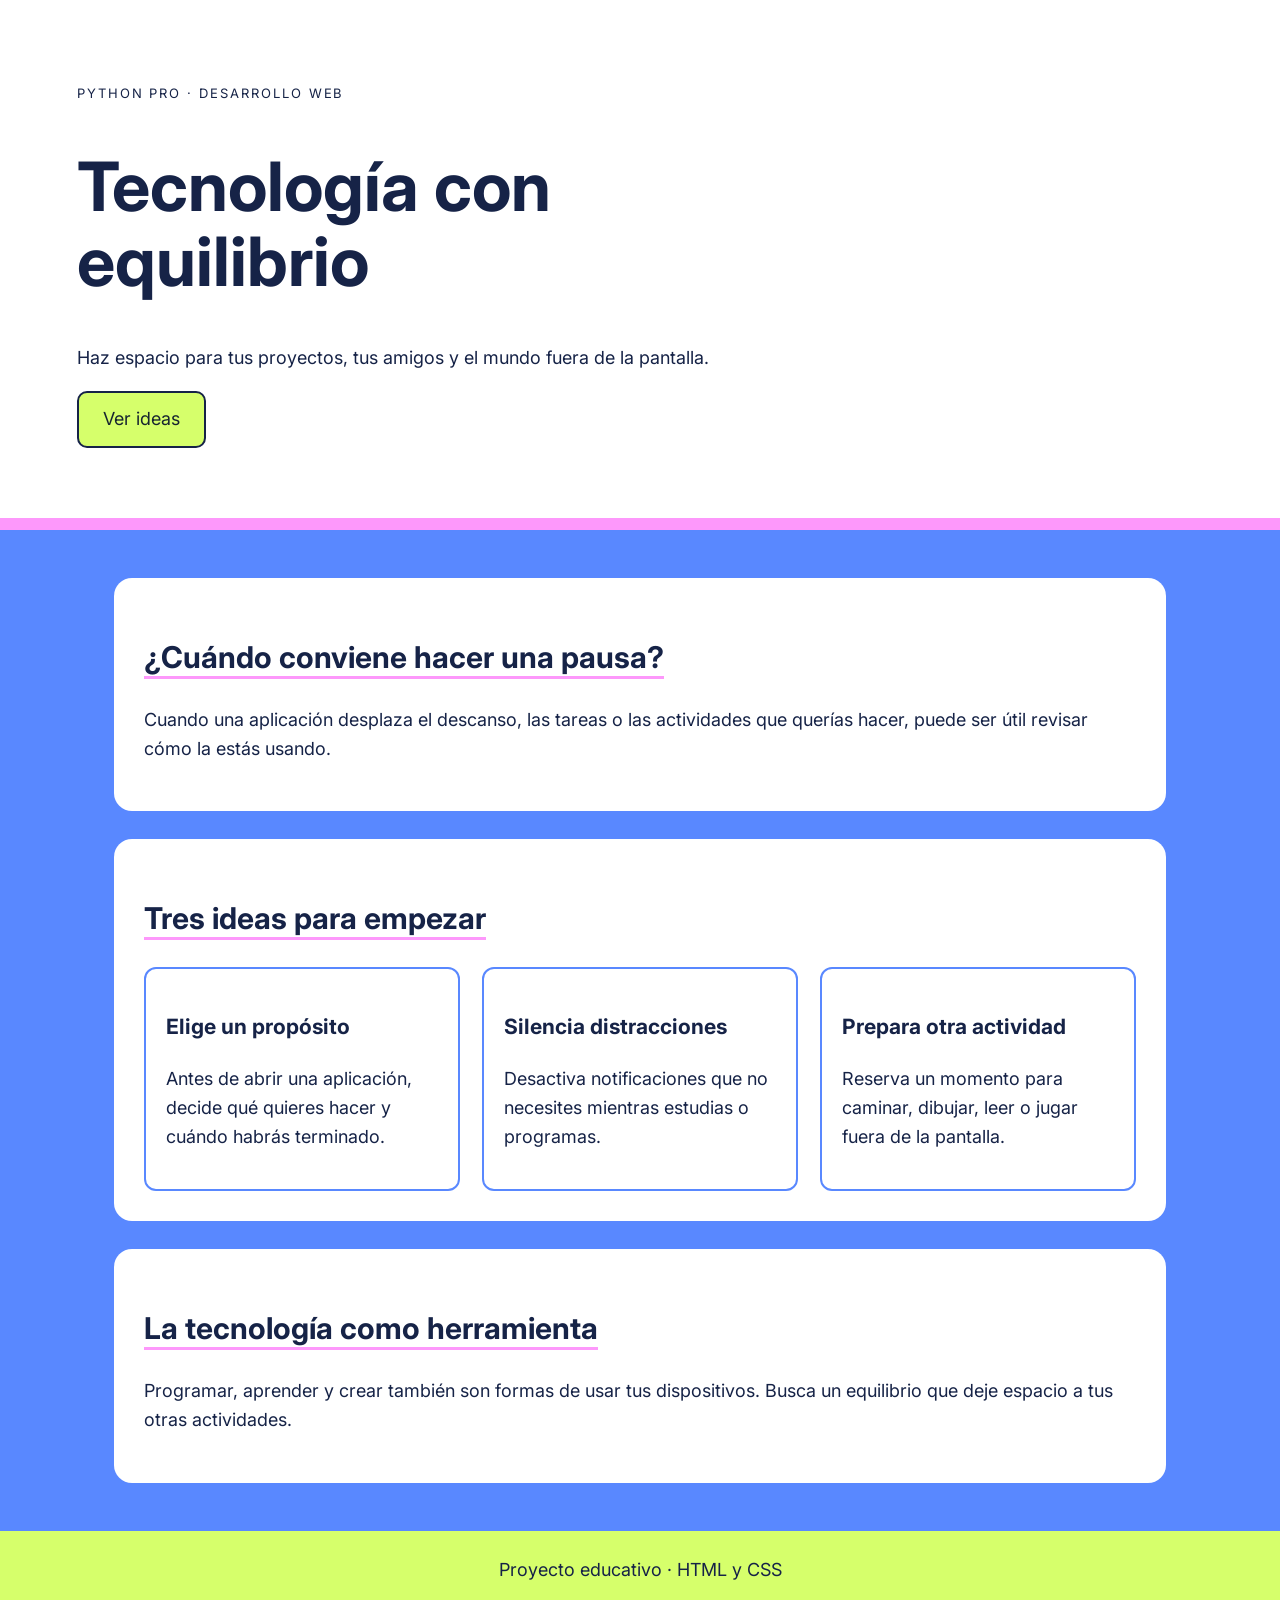
<file: tecnologia/index.html>
<!doctype html>
<html lang="es"><head><meta charset="utf-8"><meta name="viewport" content="width=device-width, initial-scale=1"><title>Tecnología con equilibrio</title><link rel="stylesheet" href="style.css"></head>
<body><header><p>PYTHON PRO · DESARROLLO WEB</p><h1>Tecnología con equilibrio</h1><p>Haz espacio para tus proyectos, tus amigos y el mundo fuera de la pantalla.</p><a class="button" href="#ideas">Ver ideas</a></header>
<main><section><h2>¿Cuándo conviene hacer una pausa?</h2><p>Cuando una aplicación desplaza el descanso, las tareas o las actividades que querías hacer, puede ser útil revisar cómo la estás usando.</p></section>
<section id="ideas"><h2>Tres ideas para empezar</h2><div class="cards"><article><h3>Elige un propósito</h3><p>Antes de abrir una aplicación, decide qué quieres hacer y cuándo habrás terminado.</p></article><article><h3>Silencia distracciones</h3><p>Desactiva notificaciones que no necesites mientras estudias o programas.</p></article><article><h3>Prepara otra actividad</h3><p>Reserva un momento para caminar, dibujar, leer o jugar fuera de la pantalla.</p></article></div></section>
<section><h2>La tecnología como herramienta</h2><p>Programar, aprender y crear también son formas de usar tus dispositivos. Busca un equilibrio que deje espacio a tus otras actividades.</p></section></main><footer>Proyecto educativo · HTML y CSS</footer></body></html>
</file>
<file: tecnologia/style.css>
@import url('https://fonts.googleapis.com/css2?family=Inter:wght@400;600;800&display=swap');
:root{--azul:#5988FF;--rosa:#FD98FB;--verde:#D6FF6B;--blanco:#FFFFFF}
*{box-sizing:border-box}html{scroll-behavior:smooth}body{margin:0;font-family:Inter,Arial,sans-serif;background-color:var(--azul);color:#162347;font-size:18px;line-height:1.6}header{padding:70px max(6%,24px);background-color:var(--blanco);border-bottom:12px solid var(--rosa)}header>p:first-child{font-size:13px;letter-spacing:.15em}h1{font-size:clamp(36px,6vw,68px);line-height:1.1;max-width:780px}h1:hover{animation:color-change 3s infinite}header>p{max-width:700px}h2{font-size:30px;text-decoration:underline;text-decoration-color:var(--rosa);text-underline-offset:8px}.button{display:inline-block;background:var(--verde);color:#172530;padding:12px 24px;border-radius:10px;text-decoration:none;border:2px solid #162347;transition:transform .2s}.button:hover{transform:translateY(-3px)}main{max-width:1100px;margin:48px auto;padding:0 24px}section{background:var(--blanco);padding:30px;border-radius:18px;margin-bottom:28px}.cards{display:grid;grid-template-columns:repeat(auto-fit,minmax(220px,1fr));gap:22px}article{border:2px solid var(--azul);padding:20px;border-radius:12px}footer{background:var(--verde);padding:25px;text-align:center}@keyframes color-change{0%,100%{color:#162347}50%{color:#5988FF}}@media(prefers-reduced-motion:reduce){html{scroll-behavior:auto}h1:hover{animation:none}.button{transition:none}}
</file>
